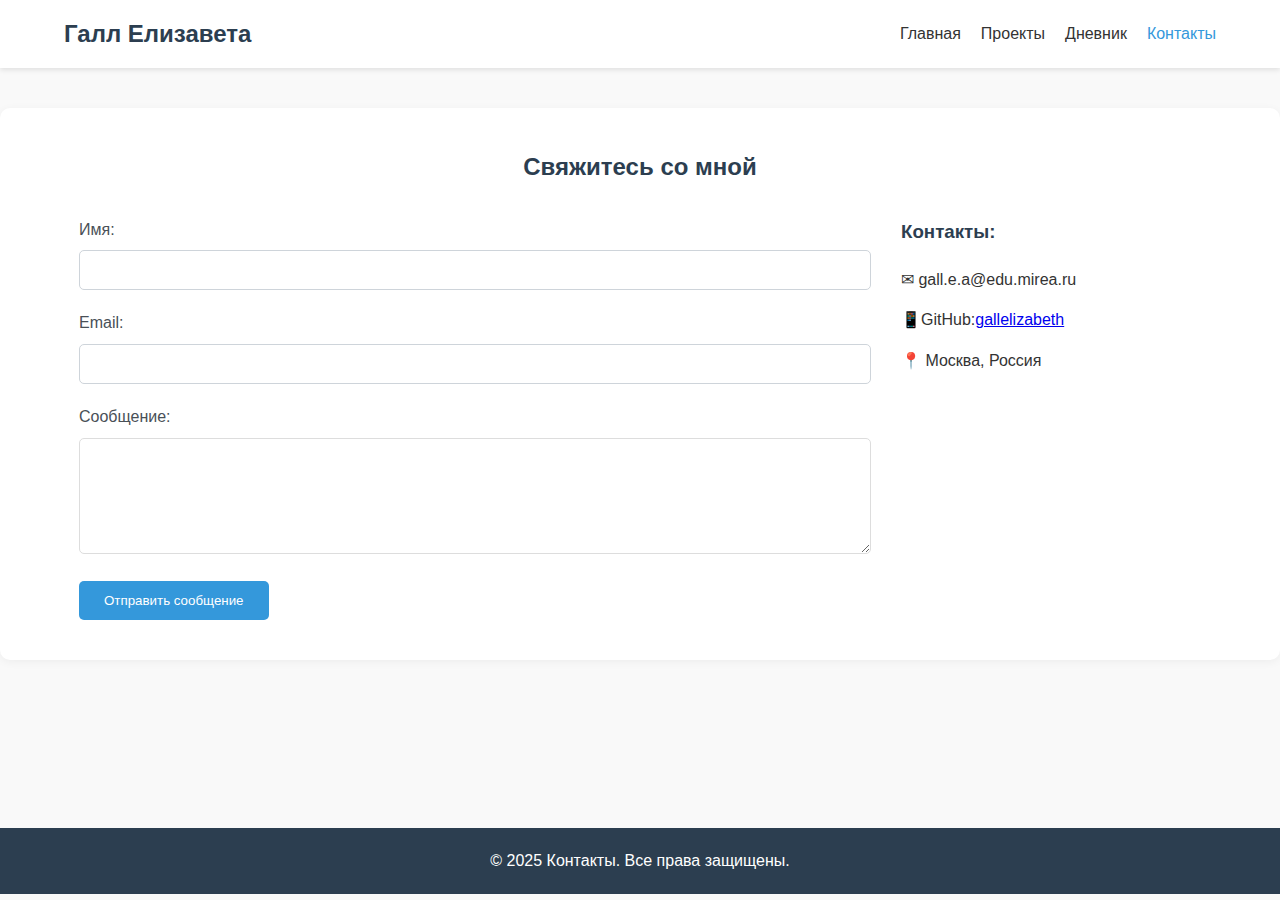
<file: pages/contacts.html>
<!DOCTYPE html>
<html lang="ru">
<head>
    <meta charset="UTF-8">
    <meta name="viewport" content="width=device-width, initial-scale=1.0">
    <title>Контакты - Портфолио</title>
    <link rel="stylesheet" href="../styles/styles.css">
</head>
<body>
    <header>
        <div class="container">
            <div class="logo">
                <h1>Галл Елизавета</h1>
            </div>
            <nav>
                <ul>
                    <li><a href="../index.html">Главная</a></li>
                    <li><a href="projects.html">Проекты</a></li>
                    <li><a href="diary.html">Дневник</a></li>
                    <li><a href="contacts.html" class="active">Контакты</a></li>
                </ul>
            </nav>
        </div>
    </header>

    <main>
        <section class="contacts">
            <div class="container">
                <h2>Свяжитесь со мной</h2>
                <div class="contact-content">
                    <form class="contact-form">
                        <div class="form-group">
                            <label for="name">Имя:</label>
                            <input type="text" id="name" required>
                        </div>
                        <div class="form-group">
                            <label for="email">Email:</label>
                            <input type="email" id="email" required>
                        </div>
                        <div class="form-group">
                            <label for="message">Сообщение:</label>
                            <textarea id="message" rows="5" required></textarea>
                        </div>
                        <button type="submit" class="btn">Отправить сообщение</button>
                    </form>

                    <div class="contact-info">
                        <h3>Контакты:</h3>
                        <p>✉ gall.e.a@edu.mirea.ru</p>
                        <p>📱GitHub: <a href="https://github.com/gallelizabeth">gallelizabeth</a></p>
                        <p>📍 Москва, Россия</p>
                    </div>
                </div>
            </div>
        </section>
    </main>

    <footer>
        <div class="container">
            <p>&copy; 2025 Контакты. Все права защищены.</p>
        </div>
    </footer>

    <script src="../scripts/contacts.js"></script>
</body>
</html>
</file>
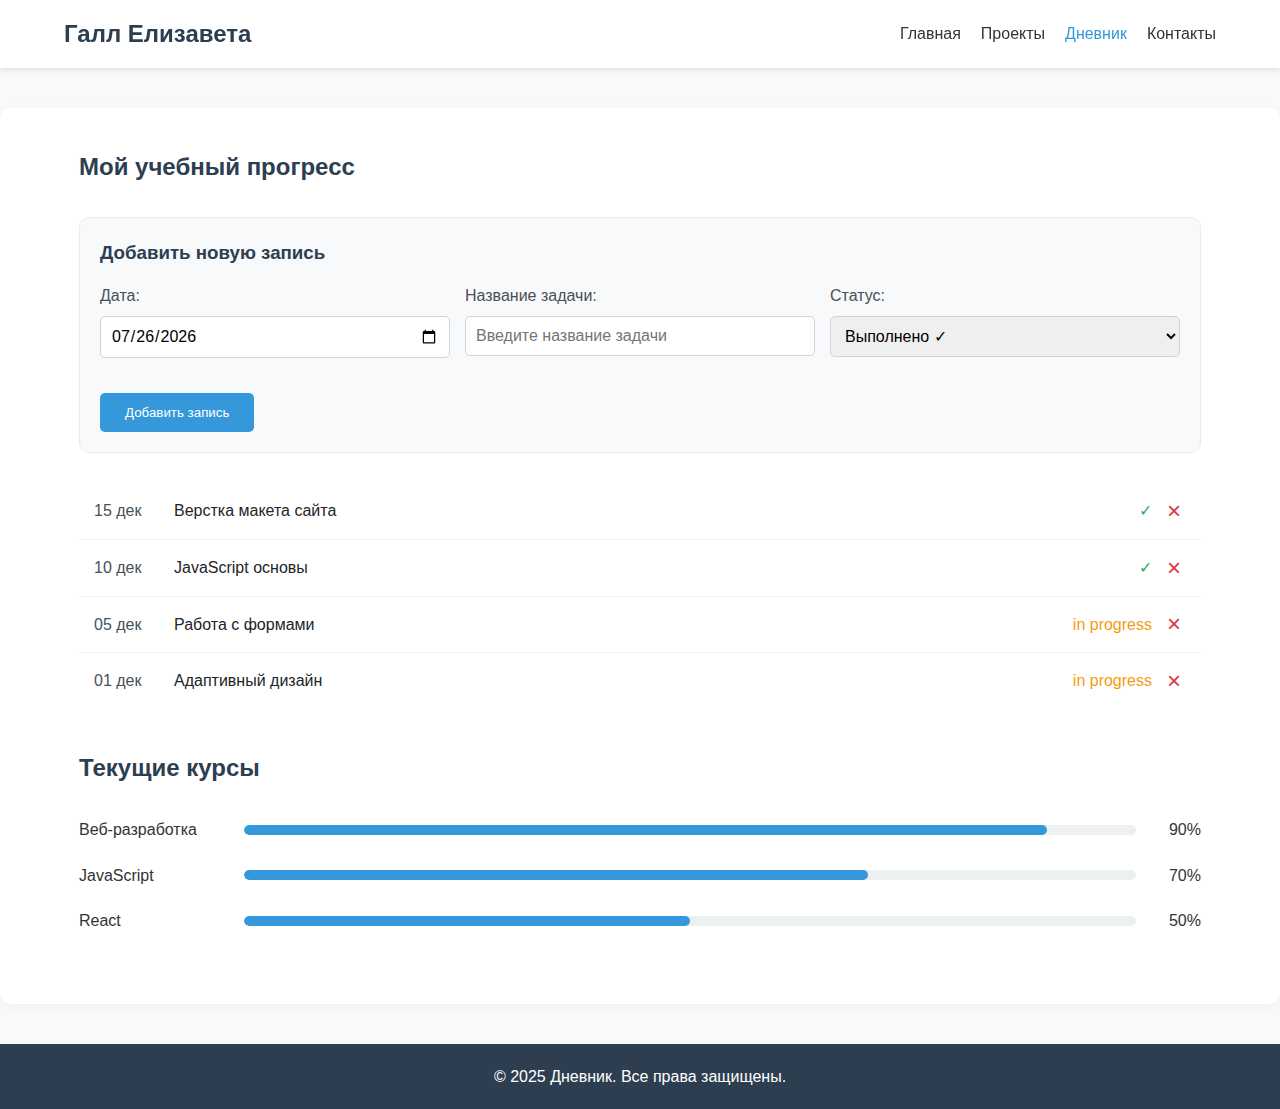
<file: pages/diary.html>
<!DOCTYPE html>
<html lang="ru">
<head>
    <meta charset="UTF-8">
    <meta name="viewport" content="width=device-width, initial-scale=1.0">
    <title>Дневник - Портфолио</title>
    <link rel="stylesheet" href="../styles/styles.css">
</head>
<body>
    <header>
        <div class="container">
            <div class="logo">
                <h1>Галл Елизавета</h1>
            </div>
            <nav>
                <ul>
                    <li><a href="../index.html">Главная</a></li>
                    <li><a href="projects.html">Проекты</a></li>
                    <li><a href="diary.html" class="active">Дневник</a></li>
                    <li><a href="contacts.html">Контакты</a></li>
                </ul>
            </nav>
        </div>
    </header>

    <main>
        <section class="diary">
            <div class="container">
                <h2>Мой учебный прогресс</h2>
                <div class="add-entry-form">
                    <h3>Добавить новую запись</h3>
                    <form id="progress-form">
                        <div class="form-row">
                            <div class="form-group">
                                <label for="entry-date">Дата:</label>
                                <input type="date" id="entry-date" required>
                            </div>
                            <div class="form-group">
                                <label for="entry-task">Название задачи:</label>
                                <input type="text" id="entry-task" placeholder="Введите название задачи" required>
                            </div>
                            <div class="form-group">
                                <label for="entry-status">Статус:</label>
                                <select id="entry-status" required>
                                    <option value="completed">Выполнено ✓</option>
                                    <option value="in-progress">In progress</option>
                                </select>
                            </div>
                        </div>
                        <button type="submit" class="btn">Добавить запись</button>
                    </form>
                </div>
                <div class="progress-timeline" id="progress-timeline">
                    <div class="progress-item completed">
                        <span class="date">15 дек</span>
                        <span class="task">Верстка макета сайта</span>
                        <span class="status">✓</span>
                        <button class="delete-btn">×</button>
                    </div>
                    <div class="progress-item completed">
                        <span class="date">10 дек</span>
                        <span class="task">JavaScript основы</span>
                        <span class="status">✓</span>
                        <button class="delete-btn">×</button>
                    </div>
                    <div class="progress-item in-progress">
                        <span class="date">05 дек</span>
                        <span class="task">Работа с формами</span>
                        <span class="status">in progress</span>
                        <button class="delete-btn">×</button>
                    </div>
                    <div class="progress-item in-progress">
                        <span class="date">01 дек</span>
                        <span class="task">Адаптивный дизайн</span>
                        <span class="status">in progress</span>
                        <button class="delete-btn">×</button>
                    </div>
                </div>

                <h2>Текущие курсы</h2>
                <div class="courses">
                    <div class="course">
                        <span>Веб-разработка</span>
                        <div class="progress-bar">
                            <div class="progress" style="width: 90%"></div>
                        </div>
                        <span>90%</span>
                    </div>
                    <div class="course">
                        <span>JavaScript</span>
                        <div class="progress-bar">
                            <div class="progress" style="width: 70%"></div>
                        </div>
                        <span>70%</span>
                    </div>
                    <div class="course">
                        <span>React</span>
                        <div class="progress-bar">
                            <div class="progress" style="width: 50%"></div>
                        </div>
                        <span>50%</span>
                    </div>
                </div>
            </div>
        </section>
    </main>

    <footer>
        <div class="container">
            <p>&copy; 2025 Дневник. Все права защищены.</p>
        </div>
    </footer>

    <script src="../scripts/diary.js"></script>
</body>
</html>
</file>
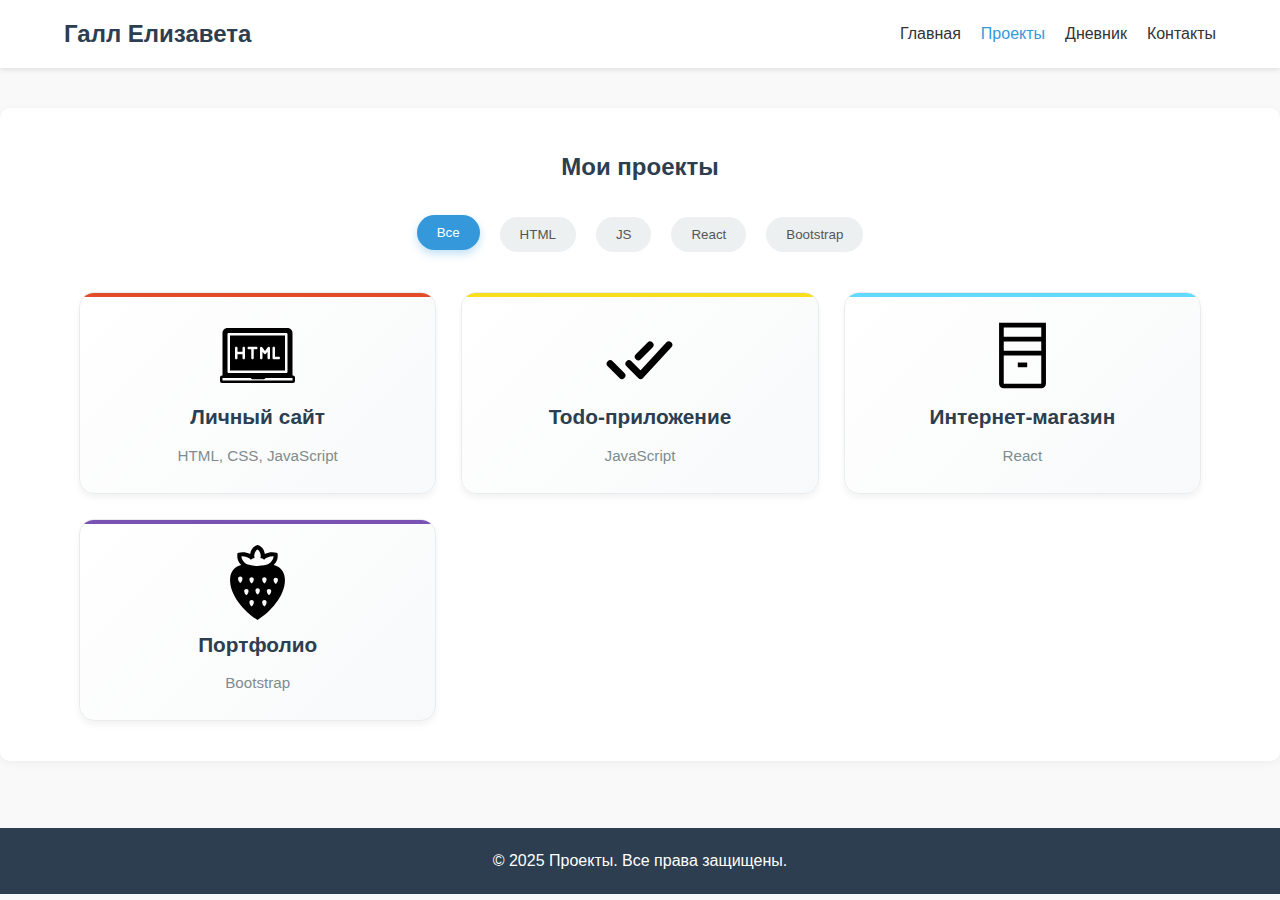
<file: pages/projects.html>
<!DOCTYPE html>
<html lang="ru">
<head>
    <meta charset="UTF-8">
    <meta name="viewport" content="width=device-width, initial-scale=1.0">
    <title>Проекты - Портфолио</title>
    <link rel="stylesheet" href="../styles/styles.css">
</head>
<body>
    <header>
        <div class="container">
            <div class="logo">
                <h1>Галл Елизавета</h1>
            </div>
            <nav>
                <ul>
                    <li><a href="../index.html">Главная</a></li>
                    <li><a href="projects.html" class="active">Проекты</a></li>
                    <li><a href="diary.html">Дневник</a></li>
                    <li><a href="contacts.html">Контакты</a></li>
                </ul>
            </nav>
        </div>
    </header>

    <main>
        <section class="projects">
            <div class="container">
                <h2>Мои проекты</h2>
                <div class="filter-buttons">
                    <button class="filter-btn active" data-filter="all">Все</button>
                    <button class="filter-btn" data-filter="html">HTML</button>
                    <button class="filter-btn" data-filter="js">JS</button>
                    <button class="filter-btn" data-filter="react">React</button>
                    <button class="filter-btn" data-filter="bootstrap">Bootstrap</button>
                </div>
                <div class="projects-grid" id="projects-grid">
                    <div class="project-card-large" data-category="html" onclick="openModal('modal-personal-site')">
                        <div class="project-preview">
                            <img src="../images/2.svg" style="height: 75px" alt="Личный сайт">
                        </div>
                        <h3>Личный сайт</h3>
                        <p>HTML, CSS, JavaScript</p>
                    </div>
                    <div class="project-card-large" data-category="js" onclick="openModal('modal-todo')">
                        <div class="project-preview">
                            <img src="../images/3.svg" style="height: 75px" alt="To do">
                        </div>
                        <h3>Todo-приложение</h3>
                        <p>JavaScript</p>
                    </div>
                    <div class="project-card-large" data-category="react" onclick="openModal('modal-ecommerce')">
                        <div class="project-preview">
                            <img src="../images/4.svg" style="height: 75px" alt="Личный сайт">
                        </div>
                        <h3>Интернет-магазин</h3>
                        <p>React</p>
                    </div>
                    <div class="project-card-large" data-category="bootstrap" onclick="openModal('modal-portfolio')">
                        <div class="project-preview">
                            <img src="../images/5.svg" style="height: 75px" alt="Личный сайт">
                        </div>
                        <h3>Портфолио</h3>
                        <p>Bootstrap</p>
                    </div>
                </div>
            </div>
        </section>
    </main>
    <footer>
        <div class="container">
            <p>&copy; 2025 Проекты. Все права защищены.</p>
        </div>
    </footer>
    <div id="modal-personal-site" class="modal">
        <div class="modal-content">
            <span class="close" onclick="closeModal('modal-personal-site')">&times;</span>
            <h2>Личный сайт</h2>
            <div class="project-gallery">
                <div class="gallery-main">
                    <img src="../images/portfooooolio.jpg" style="height: 200px;" alt="Личный сайт - Главная страница">
                </div>
                <div class="gallery-thumbnails"></div>
            </div>
            
            <div class="modal-body">
                <p>Статический веб-сайт, созданный с использованием HTML и CSS. Включает адаптивный дизайн, семантическую разметку и современные CSS-техники.</p>
                <div class="project-technologies">
                    <h4>Технологии:</h4>
                    <div class="tech-tags">
                        <span class="tech-tag">HTML5</span>
                        <span class="tech-tag">CSS3</span>
                    </div>
                </div>
                <div class="modal-links">
                    <a href="" class="btn" target="_blank">🌐 Живая версия</a>
                    <a href="https://github.com/gallelizabeth/frontend_and_backend_practica" class="btn" target="_blank">💻 Исходный код</a>
                </div>
            </div>
        </div>
    </div>

    <div id="modal-todo" class="modal">
        <div class="modal-content">
            <span class="close" onclick="closeModal('modal-personal-site')">&times;</span>
            <h2>Личный сайт</h2>
            <div class="project-gallery">
                <div class="gallery-main">
                    <img src="../images/progress.jpg" style="height: 200px;" alt="Личный сайт - Главная страница">
                </div>
                <div class="gallery-thumbnails"></div>
            </div>
            
            <div class="modal-body">
                <p>Интерактивное приложение на JavaScript для управления задачами</p>
                <div class="project-technologies">
                    <h4>Технологии:</h4>
                    <div class="tech-tags">
                        <span class="tech-tag">HTML5</span>
                        <span class="tech-tag">JavaScript</span>
                        <span class="tech-tag">CSS3</span>
                    </div>
                </div>
                <div class="modal-links">
                    <a href="" class="btn" target="_blank">🌐 Живая версия</a>
                    <a href="https://github.com/gallelizabeth/praktika_13" class="btn" target="_blank">💻 Исходный код</a>
                </div>
            </div>
        </div>
    </div>
                    <div id="modal-ecommerce" class="modal">
    <div class="modal-content">
        <span class="close" onclick="closeModal('modal-ecommerce')">&times;</span>
        <h2>Интернет-магазин</h2>
        
        <div class="project-gallery">
            <div class="gallery-main">
                <img src="../images/tovari.jpg" style="height: 200px;" alt="Интернет-магазин - Каталог">
            </div>
        </div>
        
        <div class="modal-body">
            <p>Приложение на React с использованием современных хуков, управления состоянием и взаимодействием с API.</p>
            <div class="project-technologies">
                <h4>Технологии:</h4>
                <div class="tech-tags">
                    <span class="tech-tag">React</span>
                    <span class="tech-tag">JavaScript</span>
                    <span class="tech-tag">CSS Modules</span>
                </div>
            </div>       
            <div class="modal-links">
                <a href="" class="btn" target="_blank">🌐 Живая версия</a>
                <a href="https://github.com/gallelizabeth/praktika_9_10" class="btn" target="_blank">💻 Исходный код</a>
            </div>
        </div>
    </div>
</div>
<div id="modal-portfolio" class="modal">
    <div class="modal-content">
        <span class="close" onclick="closeModal('modal-portfolio')">&times;</span>
        <h2>Портфолио</h2>
        <div class="project-gallery">
            <div class="gallery-main">
                <img src="../images/portfolio.png" style="height: 200px" alt="Портфолио - Главная">
            </div>
        </div>
        
        <div class="modal-body">
            <p>Адаптивный веб-сайт, построенный на фреймворке Bootstrap.</p>
            
            <div class="project-technologies">
                <h4>Технологии:</h4>
                <div class="tech-tags">
                    <span class="tech-tag">Bootstrap</span>
                    <span class="tech-tag">HTML5</span>
                    <span class="tech-tag">CSS3</span>
                    <span class="tech-tag">JavaScript</span>
                </div>
            </div>
            <div class="modal-links">
                <a href="" class="btn" target="_blank">🌐 Живая версия</a>
                <a href="https://github.com/gallelizabeth/praktika_12" class="btn" target="_blank">💻 Исходный код</a>
            </div>
        </div>
    </div>
</div>
<script src="../scripts/projects.js"></script>
</body>
</html>
</file>
<file: styles/styles.css>
* {
    margin: 0;
    padding: 0;
    box-sizing: border-box;
}

body {
    font-family: 'Arial', sans-serif;
    line-height: 1.6;
    color: #333;
    background-color: #f9f9f9;
}

.container {
    width: 90%;
    max-width: 1200px;
    margin: 0 auto;
    padding: 0 15px;
}

header {
    background-color: #fff;
    box-shadow: 0 2px 5px rgba(0,0,0,0.1);
    position: sticky;
    top: 0;
    z-index: 100;
}

header .container {
    display: flex;
    justify-content: space-between;
    align-items: center;
    padding: 15px 0;
}

.logo h1 {
    color: #2c3e50;
    font-size: 1.5rem;
}

nav ul {
    display: flex;
    list-style: none;
}

nav ul li {
    margin-left: 20px;
}

nav ul li a {
    text-decoration: none;
    color: #333;
    font-weight: 500;
    transition: color 0.3s;
}

nav ul li a:hover,
nav ul li a.active {
    color: #3498db;
}

main {
    min-height: calc(100vh - 140px);
    padding: 40px 0;
}

.hero {
    background-color: #fff;
    padding: 60px 0;
    margin-bottom: 40px;
}

.hero-content {
    display: flex;
    align-items: center;
    justify-content: space-between;
    flex-wrap: wrap;
}

.hero-text {
    flex: 1;
    min-width: 300px;
    margin-right: 20px;
}

.hero-text h2 {
    font-size: 2.5rem;
    margin-bottom: 15px;
    color: #2c3e50;
}

.hero-text p {
    font-size: 1.2rem;
    margin-bottom: 20px;
    color: #7f8c8d;
}

.hero-image {
    flex: 0 0 300px;
}

.placeholder-photo {
    width: 300px;
    height: 300px;
    background-color: #ecf0f1;
    display: flex;
    align-items: center;
    justify-content: center;
    border-radius: 10px;
    font-size: 1.2rem;
    color: #7f8c8d;
}

.btn {
    display: inline-block;
    background-color: #3498db;
    color: white;
    padding: 12px 25px;
    border-radius: 5px;
    text-decoration: none;
    font-weight: 500;
    transition: background-color 0.3s;
    border: none;
    cursor: pointer;
}

.btn:hover {
    background-color: #2980b9;
}

.skills {
    background-color: #fff;
    padding: 40px 0;
    margin-bottom: 40px;
    border-radius: 10px;
    box-shadow: 0 2px 10px rgba(0,0,0,0.05);
}

.skills h2 {
    margin-bottom: 30px;
    text-align: center;
    color: #2c3e50;
}

.skill {
    display: flex;
    align-items: center;
    margin-bottom: 20px;
}

.skill span:first-child {
    flex: 0 0 150px;
    font-weight: 500;
}

.skill-bar {
    flex: 1;
    height: 10px;
    background-color: #ecf0f1;
    border-radius: 5px;
    margin: 0 15px;
    overflow: hidden;
}

.skill-level {
    height: 100%;
    background-color: #3498db;
    border-radius: 5px;
}

.skill span:last-child {
    flex: 0 0 50px;
    text-align: right;
    font-weight: 500;
}

.projects-preview {
    background-color: #fff;
    padding: 40px 0;
    border-radius: 10px;
    box-shadow: 0 2px 10px rgba(0,0,0,0.05);
}

.projects-preview h2 {
    margin-bottom: 30px;
    text-align: center;
    color: #2c3e50;
}

.projects-grid {
    display: grid;
    grid-template-columns: repeat(auto-fill, minmax(200px, 1fr));
    gap: 20px;
}

.project-card {
    background-color: #ecf0f1;
    height: 150px;
    display: flex;
    align-items: center;
    justify-content: center;
    border-radius: 10px;
    font-size: 1.5rem;
    color: #7f8c8d;
    transition: transform 0.3s;
}

.project-card:hover {
    transform: translateY(-5px);
}

.projects {
    background-color: #fff;
    padding: 40px 0;
    border-radius: 10px;
    box-shadow: 0 2px 10px rgba(0,0,0,0.05);
}

.projects h2 {
    margin-bottom: 30px;
    text-align: center;
    color: #2c3e50;
}

.filter-buttons {
    display: flex;
    justify-content: center;
    margin-bottom: 30px;
    flex-wrap: wrap;
}

.filter-btn {
    background-color: #ecf0f1;
    border: none;
    padding: 8px 15px;
    margin: 0 5px 10px;
    border-radius: 20px;
    cursor: pointer;
    transition: background-color 0.3s;
}

.filter-btn.active,
.filter-btn:hover {
    background-color: #3498db;
    color: white;
}

.projects-grid-large {
    display: grid;
    grid-template-columns: repeat(auto-fill, minmax(250px, 1fr));
    gap: 25px;
}

.project-card-large {
    background-color: #ecf0f1;
    padding: 25px;
    border-radius: 10px;
    text-align: center;
    transition: transform 0.3s;
    cursor: pointer;
}

.project-card-large:hover {
    transform: translateY(-5px);
    box-shadow: 0 5px 15px rgba(0,0,0,0.1);
}

.project-card-large h3 {
    margin-bottom: 10px;
    color: #2c3e50;
}

.project-card-large p {
    color: #7f8c8d;
}

.modal {
    display: none;
    position: fixed;
    z-index: 1000;
    left: 0;
    top: 0;
    width: 100%;
    height: 100%;
    background-color: rgba(0,0,0,0.5);
}

.modal-content {
    background: white;
    margin: 10% auto;
    padding: 30px;
    border-radius: 15px;
    width: 90%;
    max-width: 600px;
    position: relative;
    box-shadow: 0 10px 30px rgba(0, 0, 0, 0.2);
}

.modal-links {
    margin-top: 25px;
    display: flex;
    gap: 15px;
    flex-wrap: wrap;
}

.modal-links .btn {
    flex: 1;
    min-width: 120px;
    text-align: center;
    text-decoration: none;
    background-color: #3498db;
    color: white;
    padding: 12px 20px;
    border-radius: 5px;
    border: none;
    cursor: pointer;
    transition: background-color 0.3s;
    font-weight: 500;
}

.modal-links .btn:hover {
    background-color: #2980b9;
    transform: translateY(-2px);
    box-shadow: 0 4px 8px rgba(0, 0, 0, 0.2);
}
.close {
    position: absolute;
    top: 15px;
    right: 20px;
    font-size: 28px;
    font-weight: bold;
    cursor: pointer;
}

.modal-links {
    margin-top: 20px;
}

.modal-links a {
    display: inline-block;
    margin-right: 15px;
    color: #3498db;
    text-decoration: none;
}

.modal-links a:hover {
    text-decoration: underline;
}

.diary {
    background-color: #fff;
    padding: 40px 0;
    border-radius: 10px;
    box-shadow: 0 2px 10px rgba(0,0,0,0.05);
}

.diary h2 {
    margin-bottom: 30px;
    color: #2c3e50;
}

.progress-timeline {
    margin-bottom: 40px;
}

.progress-item {
    display: flex;
    align-items: center;
    padding: 15px 0;
    border-bottom: 1px solid #ecf0f1;
}

.progress-item:last-child {
    border-bottom: none;
}

.progress-item .date {
    flex: 0 0 80px;
    font-weight: 500;
}

.progress-item .task {
    flex: 1;
}

.progress-item .status {
    flex: 0 0 100px;
    text-align: right;
}

.progress-item.completed .status {
    color: #27ae60;
}

.progress-item.in-progress .status {
    color: #f39c12;
}

.courses {
    margin-bottom: 30px;
}

.course {
    display: flex;
    align-items: center;
    margin-bottom: 20px;
}

.course span:first-child {
    flex: 0 0 150px;
    font-weight: 500;
}

.progress-bar {
    flex: 1;
    height: 10px;
    background-color: #ecf0f1;
    border-radius: 5px;
    margin: 0 15px;
    overflow: hidden;
}

.progress {
    height: 100%;
    background-color: #3498db;
    border-radius: 5px;
}

.course span:last-child {
    flex: 0 0 50px;
    text-align: right;
    font-weight: 500;
}

.contacts {
    background-color: #fff;
    padding: 40px 0;
    border-radius: 10px;
    box-shadow: 0 2px 10px rgba(0,0,0,0.05);
}

.contacts h2 {
    margin-bottom: 30px;
    text-align: center;
    color: #2c3e50;
}

.contact-content {
    display: flex;
    flex-wrap: wrap;
    justify-content: space-between;
}

.contact-form {
    flex: 1;
    min-width: 300px;
    margin-right: 30px;
}

.form-group {
    margin-bottom: 20px;
}

.form-group label {
    display: block;
    margin-bottom: 8px;
    font-weight: 500;
}

.form-group input,
.form-group textarea {
    width: 100%;
    padding: 12px;
    border: 1px solid #ddd;
    border-radius: 5px;
    font-family: inherit;
    font-size: 1rem;
}

.form-group input:focus,
.form-group textarea:focus {
    outline: none;
    border-color: #3498db;
}

.contact-info {
    flex: 0 0 300px;
}

.contact-info h3 {
    margin-bottom: 20px;
    color: #2c3e50;
}

.contact-info p {
    margin-bottom: 15px;
    display: flex;
    align-items: center;
}

.contact-info p::before {
    margin-right: 10px;
    font-size: 1.2rem;
}

footer {
    background-color: #2c3e50;
    color: white;
    text-align: center;
    padding: 20px 0;
}

@media (max-width: 768px) {
    header .container {
        flex-direction: column;
    }
    
    nav ul {
        margin-top: 15px;
    }
    
    .hero-content {
        flex-direction: column;
    }
    
    .hero-text {
        margin-right: 0;
        margin-bottom: 30px;
        text-align: center;
    }
    
    .skill {
        flex-direction: column;
        align-items: flex-start;
    }
    
    .skill-bar {
        width: 100%;
        margin: 10px 0;
    }
    
    .contact-content {
        flex-direction: column;
    }
    
    .contact-form {
        margin-right: 0;
        margin-bottom: 30px;
    }
}

.add-entry-form {
    background-color: #f8f9fa;
    padding: 20px;
    border-radius: 10px;
    margin-bottom: 30px;
    border: 1px solid #e9ecef;
}

.add-entry-form h3 {
    margin-bottom: 15px;
    color: #2c3e50;
}

.form-row {
    display: flex;
    flex-wrap: wrap;
    gap: 15px;
    margin-bottom: 15px;
}

.form-row .form-group {
    flex: 1;
    min-width: 200px;
}

.form-group label {
    display: block;
    margin-bottom: 8px;
    font-weight: 500;
    color: #495057;
}

.form-group input,
.form-group select {
    width: 100%;
    padding: 10px;
    border: 1px solid #ced4da;
    border-radius: 5px;
    font-family: inherit;
    font-size: 1rem;
    transition: border-color 0.3s;
}

.form-group input:focus,
.form-group select:focus {
    outline: none;
    border-color: #3498db;
    box-shadow: 0 0 0 2px rgba(52, 152, 219, 0.2);
}

.progress-item {
    display: flex;
    align-items: center;
    padding: 15px;
    border-bottom: 1px solid #ecf0f1;
    position: relative;
    transition: background-color 0.3s;
}

.progress-item:hover {
    background-color: #f8f9fa;
}

.progress-item .date {
    flex: 0 0 80px;
    font-weight: 500;
    color: #495057;
}

.progress-item .task {
    flex: 1;
    color: #212529;
}

.progress-item .status {
    flex: 0 0 100px;
    text-align: right;
    font-weight: 500;
}

.progress-item.completed .status {
    color: #27ae60;
}

.progress-item.in-progress .status {
    color: #f39c12;
}

.delete-btn {
    background: none;
    border: none;
    font-size: 1.5rem;
    color: #dc3545;
    cursor: pointer;
    padding: 0 5px;
    margin-left: 10px;
    line-height: 1;
    transition: color 0.3s;
}

.delete-btn:hover {
    color: #c82333;
    background-color: rgba(220, 53, 69, 0.1);
    border-radius: 50%;
}

@media (max-width: 768px) {
    .form-row {
        flex-direction: column;
    }
    
    .form-row .form-group {
        min-width: 100%;
    }
    
    .progress-item {
        flex-wrap: wrap;
    }
    
    .progress-item .date {
        flex: 0 0 100%;
        margin-bottom: 5px;
    }
    
    .progress-item .task {
        flex: 1;
        min-width: 150px;
    }
    
    .delete-btn {
        position: absolute;
        top: 10px;
        right: 10px;
    }
}
.filter-buttons {
    display: flex;
    justify-content: center;
    margin-bottom: 30px;
    flex-wrap: wrap;
    gap: 10px;
}

.filter-btn {
    background-color: #ecf0f1;
    border: none;
    padding: 10px 20px;
    border-radius: 25px;
    cursor: pointer;
    transition: all 0.3s ease;
    font-weight: 500;
    color: #555;
}

.filter-btn.active,
.filter-btn:hover {
    background-color: #3498db;
    color: white;
    transform: translateY(-2px);
    box-shadow: 0 4px 8px rgba(52, 152, 219, 0.3);
}

.projects-grid {
    display: grid;
    grid-template-columns: repeat(auto-fill, minmax(280px, 1fr));
    gap: 25px;
}

.project-card-large {
    background: linear-gradient(135deg, #fff 0%, #f8f9fa 100%);
    padding: 25px;
    border-radius: 15px;
    text-align: center;
    transition: all 0.3s ease;
    cursor: pointer;
    border: 1px solid #e9ecef;
    box-shadow: 0 4px 6px rgba(0, 0, 0, 0.05);
    position: relative;
    overflow: hidden;
}

.project-card-large::before {
    content: '';
    position: absolute;
    top: 0;
    left: 0;
    right: 0;
    height: 4px;
    background-color: #3498db;
}

.project-card-large[data-category="html"]::before {
    background-color: #e34c26;
}

.project-card-large[data-category="js"]::before {
    background-color: #f7df1e;
}

.project-card-large[data-category="react"]::before {
    background-color: #61dafb;
}

.project-card-large[data-category="bootstrap"]::before {
    background-color: #7952b3; 
}

.project-card-large:hover {
    transform: translateY(-8px);
    box-shadow: 0 12px 20px rgba(0, 0, 0, 0.15);
}

.project-card-large h3 {
    margin-bottom: 10px;
    color: #2c3e50;
    font-size: 1.3rem;
}

.project-card-large p {
    color: #7f8c8d;
    font-size: 0.95rem;
}

.modal-content {
    background: white;
    margin: 10% auto;
    padding: 30px;
    border-radius: 15px;
    width: 90%;
    max-width: 600px;
    position: relative;
    box-shadow: 0 10px 30px rgba(0, 0, 0, 0.2);
}

.modal-links {
    margin-top: 25px;
    display: flex;
    gap: 15px;
    flex-wrap: wrap;
}

.modal-links .btn {
    flex: 1;
    min-width: 120px;
    text-align: center;
    text-decoration: none;
}

.project-card-large {
    animation: fadeIn 0.5s ease-in-out;
}

@keyframes fadeIn {
    from {
        opacity: 0;
        transform: translateY(20px);
    }
    to {
        opacity: 1;
        transform: translateY(0);
    }
}

.projects-counter {
    text-align: center;
    margin-bottom: 20px;
    color: #7f8c8d;
    font-style: italic;
}

@media (max-width: 768px) {
    .filter-buttons {
        gap: 5px;
    }
    
    .filter-btn {
        padding: 8px 15px;
        font-size: 0.9rem;
    }
    
    .projects-grid {
        grid-template-columns: repeat(auto-fill, minmax(250px, 1fr));
        gap: 20px;
    }
    
    .modal-links {
        flex-direction: column;
    }
}

@media (max-width: 480px) {
    .projects-grid {
        grid-template-columns: 1fr;
    }
    
    .filter-buttons {
        justify-content: flex-start;
        overflow-x: auto;
        padding-bottom: 10px;
    }
    
    .filter-btn {
        white-space: nowrap;
    }
}
.best-projects-grid {
    display: grid;
    grid-template-columns: repeat(auto-fit, minmax(300px, 1fr));
    gap: 30px;
    margin-top: 30px;
}

.best-project-card {
    background: linear-gradient(135deg, #fff 0%, #f8f9fa 100%);
    border-radius: 15px;
    overflow: hidden;
    box-shadow: 0 6px 15px rgba(0, 0, 0, 0.1);
    transition: all 0.3s ease;
    border: 1px solid #e9ecef;
}

.best-project-card:hover {
    transform: translateY(-8px);
    box-shadow: 0 12px 25px rgba(0, 0, 0, 0.15);
}

.project-header {
    background: linear-gradient(135deg, #3498db, #2980b9);
    padding: 20px;
    color: white;
}

.project-header h3 {
    margin: 0;
    font-size: 1.4rem;
    font-weight: 600;
}

.project-content {
    padding: 25px;
}

.project-content p {
    color: #555;
    line-height: 1.6;
    margin-bottom: 20px;
    font-size: 1rem;
}

.project-tags {
    display: flex;
    flex-wrap: wrap;
    gap: 8px;
}

.tag {
    background-color: #ecf0f1;
    color: #2c3e50;
    padding: 6px 12px;
    border-radius: 20px;
    font-size: 0.85rem;
    font-weight: 500;
    transition: all 0.3s ease;
}

.tag:hover {
    background-color: #3498db;
    color: white;
    transform: translateY(-2px);
}

@media (max-width: 768px) {
    .best-projects-grid {
        grid-template-columns: 1fr;
        gap: 20px;
    }
    
    .project-header {
        padding: 15px;
    }
    
    .project-header h3 {
        font-size: 1.2rem;
    }
    
    .project-content {
        padding: 20px;
    }
}

@media (max-width: 480px) {
    .best-projects-grid {
        grid-template-columns: 1fr;
    }
    
    .project-tags {
        justify-content: center;
    }
}
</file>
